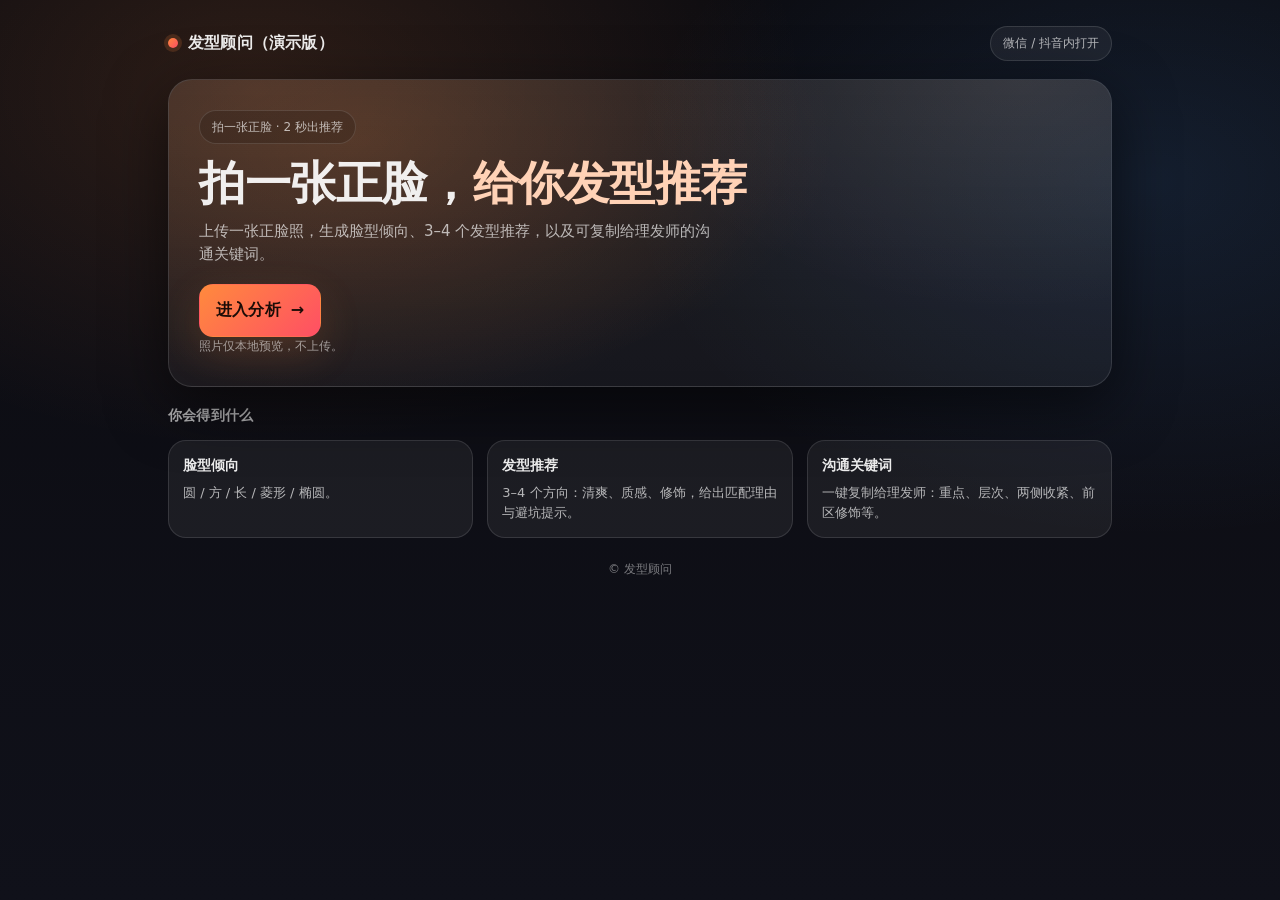
<file: index.html>
<!doctype html>
<html lang="zh-CN">
  <head>
    <meta charset="UTF-8" />
    <meta name="viewport" content="width=device-width, initial-scale=1, viewport-fit=cover" />
    <meta name="format-detection" content="telephone=no" />
    <title>拍一张正脸，给你发型推荐</title>
    <meta
      name="description"
      content="拍一张正脸照，生成发型推荐与理发店沟通关键词。照片仅本地预览，不上传。"
    />
    <link rel="stylesheet" href="./styles.css" />
  </head>
  <body data-page="index">
    <main class="container">
      <div class="topbar">
        <div class="brand">
          <span class="dot" aria-hidden="true"></span>
          <span>发型顾问（演示版）</span>
        </div>
        <span class="pill">微信 / 抖音内打开</span>
      </div>

      <section class="hero">
        <span class="kicker">拍一张正脸 · 2 秒出推荐</span>
        <h1 class="h1">
          拍一张正脸，<span class="accent">给你发型推荐</span>
        </h1>
        <p class="lead">
          上传一张正脸照，生成脸型倾向、3–4 个发型推荐，以及可复制给理发师的沟通关键词。
        </p>

        <div class="cta-row">
          <a id="enterBtn" class="btn btn-primary" href="#">
            进入分析
            <span aria-hidden="true">→</span>
          </a>
        </div>
        <div class="hint">照片仅本地预览，不上传。</div>

        <div id="banner" class="banner">
          debug：你还没配置“进入短链”。当前按钮会回退为本地跳转，方便你自测（但不会统计人数）。
        </div>
      </section>

      <section class="section">
        <h2 class="section-title">你会得到什么</h2>
        <div class="grid">
          <div class="card">
            <strong>脸型倾向</strong>
            <p>圆 / 方 / 长 / 菱形 / 椭圆。</p>
          </div>
          <div class="card">
            <strong>发型推荐</strong>
            <p>3–4 个方向：清爽、质感、修饰，给出匹配理由与避坑提示。</p>
          </div>
          <div class="card">
            <strong>沟通关键词</strong>
            <p>一键复制给理发师：重点、层次、两侧收紧、前区修饰等。</p>
          </div>
        </div>
      </section>

      <footer class="footer">
        <div>© 发型顾问</div>
      </footer>
    </main>

    <script src="./app.js"></script>
  </body>
</html>
</file>
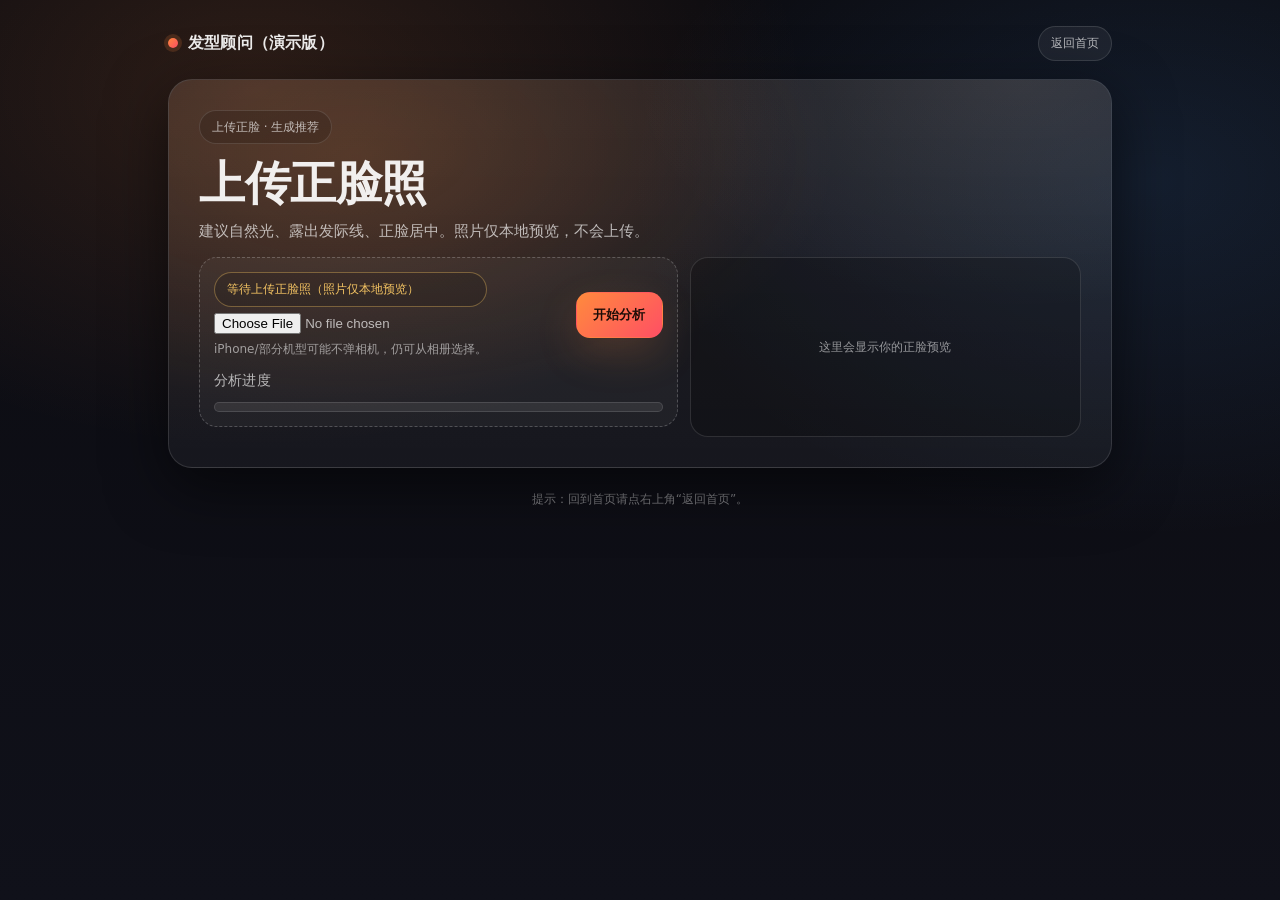
<file: analyze.html>
<!doctype html>
<html lang="zh-CN">
  <head>
    <meta charset="UTF-8" />
    <meta name="viewport" content="width=device-width, initial-scale=1, viewport-fit=cover" />
    <meta name="format-detection" content="telephone=no" />
    <title>上传正脸照 - 发型推荐</title>
    <meta
      name="description"
      content="上传/拍一张正脸照（仅本地预览，不上传），约 2 秒生成脸型倾向与发型推荐。"
    />
    <link rel="stylesheet" href="./styles.css" />
  </head>
  <body data-page="analyze">
    <main class="container">
      <div class="topbar">
        <div class="brand">
          <span class="dot" aria-hidden="true"></span>
          <a href="./index.html">发型顾问（演示版）</a>
        </div>
        <a class="pill" href="./index.html">返回首页</a>
      </div>

      <section class="hero">
        <span class="kicker">上传正脸 · 生成推荐</span>
        <h1 class="h1">上传正脸照</h1>
        <p class="lead">
          建议自然光、露出发际线、正脸居中。照片仅本地预览，不会上传。
        </p>

        <div class="uploader">
          <div class="drop">
            <div class="row">
              <div class="file">
                <div class="badge warn" id="statusBadge">等待上传正脸照（不上传，仅本地预览）</div>
                <input
                  id="photoInput"
                  type="file"
                  accept="image/*"
                  capture="user"
                />
                <div class="hint">iPhone/部分机型可能不弹相机，仍可从相册选择。</div>
              </div>
              <button id="analyzeBtn" class="btn btn-primary" type="button" disabled>
                开始分析
              </button>
            </div>
            <div class="section" style="margin-top: 12px">
              <div class="section-title">分析进度</div>
              <div class="progress" aria-label="分析进度条">
                <div id="progressBarInner"></div>
              </div>
            </div>
          </div>

          <div class="preview" aria-label="照片预览">
            <div id="previewEmpty" class="hint" style="padding: 14px; text-align: center">
              这里会显示你的正脸预览
            </div>
            <img id="previewImg" alt="" style="display: none" />
          </div>
        </div>

        <div id="result" class="result">
          <h2>分析结果</h2>
          <div class="meta">
            <span class="badge ok">已完成</span>
            <span class="hint" style="margin-left: 8px">照片：<span id="fileHint"></span></span>
          </div>

          <div class="card">
            <strong>脸型倾向：<span id="faceName"></span></strong>
            <p id="faceSummary"></p>
            <ul id="faceTips" style="margin: 10px 0 0; color: rgba(255,255,255,0.68); font-size: 13px"></ul>
          </div>

          <div class="section">
            <div class="section-title">发型推荐</div>
            <div id="recGrid" class="rec-grid"></div>
          </div>

          <div class="section">
            <div class="section-title">一键复制给理发师</div>
            <div class="card">
              <textarea
                id="copyText"
                rows="7"
                style="
                  width: 100%;
                  resize: none;
                  border-radius: 14px;
                  border: 1px solid rgba(255, 255, 255, 0.14);
                  background: rgba(0, 0, 0, 0.18);
                  color: rgba(255, 255, 255, 0.92);
                  padding: 12px;
                  font-size: 13px;
                  line-height: 1.45;
                "
                readonly
              ></textarea>
              <div class="copy-row">
                <button id="copyBtn" class="copy" type="button">复制文本</button>
                <span class="hint">复制后直接粘贴发给理发师即可。</span>
              </div>
            </div>
          </div>
        </div>
      </section>

      <footer class="footer"><div>提示：回到首页请点右上角“返回首页”。</div></footer>
    </main>

    <script src="./app.js"></script>
  </body>
</html>
</file>
<file: styles.css>
:root {
  color-scheme: light;
  --bg0: #0b0b10;
  --bg1: #10111a;
  --card: rgba(255, 255, 255, 0.06);
  --card2: rgba(255, 255, 255, 0.09);
  --line: rgba(255, 255, 255, 0.12);
  --text: rgba(255, 255, 255, 0.92);
  --muted: rgba(255, 255, 255, 0.68);
  --muted2: rgba(255, 255, 255, 0.55);
  --accent: #ff8a3d;
  --accent2: #ffd2b6;
  --ok: #35d07f;
  --warn: #ffcc66;
  --shadow: 0 18px 60px rgba(0, 0, 0, 0.55);
  --radius-xl: 24px;
  --radius-lg: 18px;
  --radius-md: 14px;
  --maxw: 980px;
  --pad: 18px;
}

* {
  box-sizing: border-box;
}

html,
body {
  height: 100%;
}

body {
  margin: 0;
  font-family: ui-sans-serif, system-ui, -apple-system, BlinkMacSystemFont, "Segoe UI",
    "PingFang SC", "Hiragino Sans GB", "Microsoft YaHei", Arial, "Noto Sans CJK SC",
    "Noto Sans", sans-serif;
  background: radial-gradient(1000px 650px at 20% 10%, rgba(255, 138, 61, 0.14), transparent 55%),
    radial-gradient(950px 650px at 90% 20%, rgba(81, 162, 255, 0.12), transparent 55%),
    linear-gradient(180deg, var(--bg0), var(--bg1));
  color: var(--text);
  line-height: 1.55;
}

a {
  color: inherit;
  text-decoration: none;
}

.container {
  width: 100%;
  max-width: var(--maxw);
  margin: 0 auto;
  padding: 26px var(--pad) 44px;
}

.topbar {
  display: flex;
  align-items: center;
  justify-content: space-between;
  gap: 12px;
  margin-bottom: 18px;
}

.brand {
  display: flex;
  align-items: center;
  gap: 10px;
  font-weight: 700;
  letter-spacing: 0.2px;
}

.brand .dot {
  width: 10px;
  height: 10px;
  border-radius: 999px;
  background: linear-gradient(135deg, var(--accent), #ff4f64);
  box-shadow: 0 0 0 4px rgba(255, 138, 61, 0.16);
}

.pill {
  padding: 7px 12px;
  border-radius: 999px;
  background: rgba(255, 255, 255, 0.06);
  border: 1px solid var(--line);
  color: var(--muted);
  font-size: 12px;
}

.hero {
  position: relative;
  border-radius: var(--radius-xl);
  padding: 20px;
  background: linear-gradient(180deg, rgba(255, 255, 255, 0.08), rgba(255, 255, 255, 0.04));
  border: 1px solid rgba(255, 255, 255, 0.12);
  box-shadow: var(--shadow);
  overflow: hidden;
}

.hero::before {
  content: "";
  position: absolute;
  inset: -1px;
  background: radial-gradient(800px 420px at 20% 20%, rgba(255, 138, 61, 0.16), transparent 60%),
    radial-gradient(700px 420px at 90% 0%, rgba(255, 210, 182, 0.09), transparent 55%);
  pointer-events: none;
}

.hero > * {
  position: relative;
}

.kicker {
  display: inline-flex;
  align-items: center;
  gap: 8px;
  color: var(--muted);
  font-size: 12px;
  border: 1px solid var(--line);
  border-radius: 999px;
  padding: 7px 12px;
  background: rgba(0, 0, 0, 0.15);
}

.h1 {
  margin: 14px 0 10px;
  font-size: clamp(28px, 5.2vw, 46px);
  line-height: 1.12;
  letter-spacing: -0.4px;
}

.h1 .accent {
  color: var(--accent2);
}

.lead {
  margin: 0;
  max-width: 54ch;
  color: var(--muted);
  font-size: 15px;
}

.cta-row {
  display: flex;
  flex-direction: column;
  gap: 12px;
  margin-top: 18px;
}

.btn {
  display: inline-flex;
  align-items: center;
  justify-content: center;
  gap: 10px;
  padding: 13px 16px;
  border-radius: 14px;
  border: 1px solid transparent;
  font-weight: 800;
  letter-spacing: 0.2px;
  cursor: pointer;
  user-select: none;
  transition: transform 0.12s ease, background 0.12s ease, border-color 0.12s ease;
}

.btn:active {
  transform: translateY(1px) scale(0.995);
}

.btn-primary {
  background: linear-gradient(135deg, var(--accent), #ff4f64);
  color: #1c0c07;
  box-shadow: 0 16px 40px rgba(255, 138, 61, 0.18);
}

.btn-primary:hover {
  filter: saturate(1.05);
}

.btn-secondary {
  background: rgba(255, 255, 255, 0.06);
  border-color: var(--line);
  color: var(--text);
}

.btn-secondary:hover {
  background: rgba(255, 255, 255, 0.09);
}

.hint {
  color: var(--muted2);
  font-size: 12px;
}

.grid {
  display: grid;
  gap: 12px;
  margin-top: 14px;
}

@media (min-width: 860px) {
  .hero {
    padding: 30px;
  }
  .cta-row {
    flex-direction: row;
    align-items: center;
  }
  .grid {
    grid-template-columns: repeat(3, minmax(0, 1fr));
    gap: 14px;
  }
}

.card {
  border-radius: var(--radius-lg);
  border: 1px solid var(--line);
  background: var(--card);
  padding: 14px;
}

.card strong {
  display: block;
  font-size: 14px;
  margin-bottom: 6px;
}

.card p {
  margin: 0;
  color: var(--muted);
  font-size: 13px;
}

.section {
  margin-top: 18px;
}

.section-title {
  margin: 0 0 10px;
  font-size: 14px;
  color: var(--muted);
  letter-spacing: 0.2px;
}

.uploader {
  display: grid;
  gap: 12px;
  margin-top: 14px;
}

@media (min-width: 860px) {
  .uploader {
    grid-template-columns: 1.1fr 0.9fr;
    align-items: start;
  }
}

.drop {
  padding: 14px;
  border-radius: var(--radius-lg);
  border: 1px dashed rgba(255, 255, 255, 0.22);
  background: rgba(255, 255, 255, 0.04);
}

.drop .row {
  display: flex;
  align-items: center;
  justify-content: space-between;
  gap: 12px;
  flex-wrap: wrap;
}

.file {
  display: flex;
  flex-direction: column;
  gap: 6px;
}

.file input[type="file"] {
  width: 100%;
  max-width: 100%;
  color: var(--muted);
}

.preview {
  width: 100%;
  border-radius: var(--radius-lg);
  border: 1px solid rgba(255, 255, 255, 0.12);
  overflow: hidden;
  background: rgba(0, 0, 0, 0.2);
  min-height: 180px;
  display: grid;
  place-items: center;
}

.preview img {
  width: 100%;
  height: auto;
  display: block;
}

.badge {
  display: inline-flex;
  align-items: center;
  gap: 8px;
  padding: 7px 12px;
  border-radius: 999px;
  border: 1px solid var(--line);
  color: var(--muted);
  font-size: 12px;
  background: rgba(0, 0, 0, 0.12);
}

.badge.ok {
  border-color: rgba(53, 208, 127, 0.3);
  color: rgba(53, 208, 127, 0.95);
}

.badge.warn {
  border-color: rgba(255, 204, 102, 0.35);
  color: rgba(255, 204, 102, 0.95);
}

.progress {
  height: 10px;
  border-radius: 999px;
  background: rgba(255, 255, 255, 0.08);
  overflow: hidden;
  border: 1px solid rgba(255, 255, 255, 0.12);
}

.progress > div {
  height: 100%;
  width: 0%;
  border-radius: 999px;
  background: linear-gradient(90deg, rgba(255, 138, 61, 0.2), rgba(255, 138, 61, 0.95));
  transition: width 0.12s ease;
}

.result {
  display: none;
  margin-top: 12px;
}

.result.show {
  display: block;
}

.result h2 {
  margin: 0 0 10px;
  font-size: 18px;
}

.result .meta {
  color: var(--muted);
  font-size: 13px;
  margin-bottom: 10px;
}

.rec-grid {
  display: grid;
  gap: 12px;
}

@media (min-width: 860px) {
  .rec-grid {
    grid-template-columns: repeat(2, minmax(0, 1fr));
  }
}

.rec {
  border-radius: var(--radius-lg);
  border: 1px solid rgba(255, 255, 255, 0.12);
  background: var(--card2);
  padding: 14px;
}

.rec .title {
  display: flex;
  align-items: baseline;
  justify-content: space-between;
  gap: 10px;
}

.rec .title strong {
  font-size: 15px;
}

.rec .score {
  font-size: 12px;
  color: var(--muted);
}

.rec ul {
  margin: 10px 0 0;
  padding-left: 18px;
  color: var(--muted);
  font-size: 13px;
}

.copy-row {
  display: flex;
  gap: 10px;
  flex-wrap: wrap;
  align-items: center;
  margin-top: 10px;
}

.copy {
  display: inline-flex;
  align-items: center;
  gap: 8px;
  padding: 9px 12px;
  border-radius: 12px;
  border: 1px solid var(--line);
  background: rgba(0, 0, 0, 0.12);
  color: var(--text);
  cursor: pointer;
  font-weight: 700;
}

.copy:hover {
  background: rgba(255, 255, 255, 0.08);
}

.footer {
  margin-top: 22px;
  color: rgba(255, 255, 255, 0.45);
  font-size: 12px;
  text-align: center;
}

.banner {
  margin-top: 14px;
  border-radius: 14px;
  padding: 10px 12px;
  border: 1px solid rgba(255, 204, 102, 0.28);
  background: rgba(255, 204, 102, 0.08);
  color: rgba(255, 204, 102, 0.95);
  font-size: 12px;
  display: none;
}

.banner.show {
  display: block;
}
</file>
